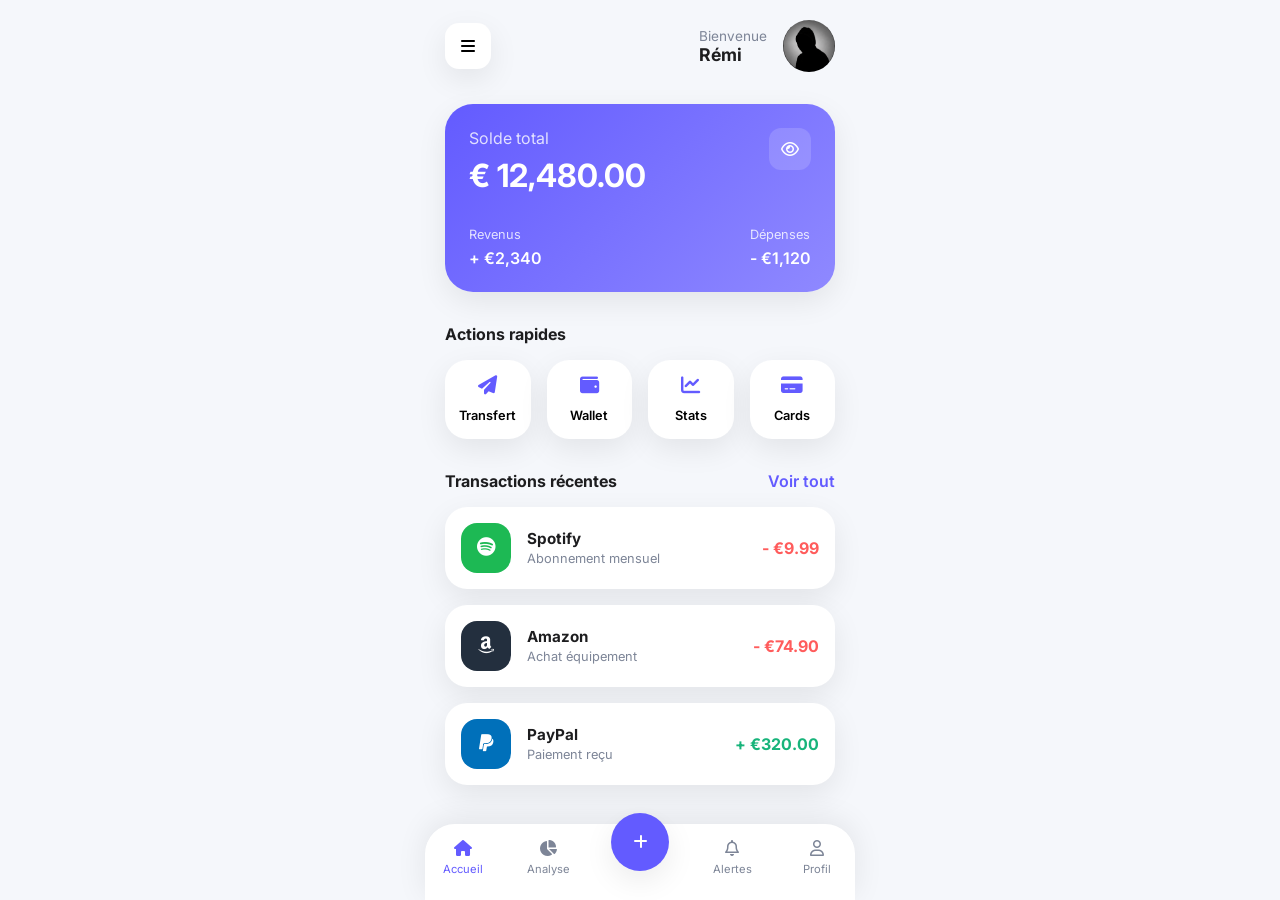
<file: front/index.html>
<!-- index.html -->
<!DOCTYPE html>
<html lang="fr">
<head>
  <meta charset="UTF-8" />
  <meta name="viewport" content="width=device-width, initial-scale=1.0" />
  <title>Budget Analyse</title>
  <link rel="stylesheet" href="assets/css/style.css" />
  <!-- Google Font -->
  <link href="https://fonts.googleapis.com/css2?family=Inter:wght@400;500;600;700&display=swap" rel="stylesheet" />
  <!-- Icons -->
  <link rel="stylesheet" href="https://cdnjs.cloudflare.com/ajax/libs/font-awesome/6.5.2/css/all.min.css" />
<!-- Import Scripts -->
  <script src="app.js" defer></script>
</head>

<body>

  <div class="app-container">

    <!-- HEADER -->
    <header class="topbar">
      <button class="icon-btn" aria-label="Ouvrir le menu">
        <i class="fa-solid fa-bars"></i>
      </button>
      <div class="profile">
        <div>
          <p class="welcome">Bienvenue</p>
          <h1>Rémi</h1>
        </div>
        <img src="./assets/img/pdp_anonyme.png" alt="Photo de profil" class="avatar"/>
      </div>
    </header>

    <!-- MAIN -->
    <main>

      <!-- BALANCE CARD -->
      <section class="balance-card" aria-labelledby="balance-title">
        <div class="balance-top">
          <div>
            <p class="label">Solde total</p>
            <h2 id="balance-title">€ 12,480.00</h2>
          </div>
          <button class="eye-btn" aria-label="Afficher ou masquer le solde">
            <i class="fa-regular fa-eye"></i>
          </button>
        </div>
        <div class="card-footer">
          <div>
            <p class="small-label">Revenus</p>
            <span class="income">+ €2,340</span>
          </div>
          <div>
            <p class="small-label">Dépenses</p>
            <span class="expense">- €1,120</span>
          </div>
        </div>
      </section>

      <!-- ACTIONS -->
      <section class="actions-section" aria-labelledby="actions-title">
        <div class="section-heading">
          <h2 id="actions-title">Actions rapides</h2>
        </div>
        <div class="actions-grid">
          <button class="action-card">
            <i class="fa-solid fa-paper-plane"></i>
            <span>Transfert</span>
          </button>
          <button class="action-card">
            <i class="fa-solid fa-wallet"></i>
            <span>Wallet</span>
          </button>
          <button class="action-card" onclick="window.location.href='analysis.html'">
            <i class="fa-solid fa-chart-line"></i>
            <span>Stats</span>
          </button>
          <button class="action-card">
            <i class="fa-solid fa-credit-card"></i>
            <span>Cards</span>
          </button>
        </div>
      </section>

      <!-- TRANSACTIONS -->
      <section class="transactions" aria-labelledby="transactions-title">
        <div class="section-heading">
          <h2 id="transactions-title">Transactions récentes</h2>
          <button class="text-btn">Voir tout</button>
        </div>
        <div class="transaction-list">

          <article class="transaction-item">
            <div class="transaction-left">
              <div class="transaction-icon spotify">
                <i class="fa-brands fa-spotify"></i>
              </div>
              <div>
                <h3>Spotify</h3>
                <p>Abonnement mensuel</p>
              </div>
            </div>
            <span class="negative">- €9.99</span>
          </article>

          <article class="transaction-item">
            <div class="transaction-left">
              <div class="transaction-icon amazon">
                <i class="fa-brands fa-amazon"></i>
              </div>
              <div>
                <h3>Amazon</h3>
                <p>Achat équipement</p>
              </div>
            </div>
            <span class="negative">- €74.90</span>
          </article>

          <article class="transaction-item">
            <div class="transaction-left">
              <div class="transaction-icon paypal">
                <i class="fa-brands fa-paypal"></i>
              </div>
              <div>
                <h3>PayPal</h3>
                <p>Paiement reçu</p>
              </div>
            </div>
            <span class="positive">+ €320.00</span>
          </article>

        </div>
      </section>

    </main>

    <!-- BOTTOM NAV -->
    <nav class="bottom-nav" aria-label="Navigation principale">
      <button class="nav-item active" aria-current="page">
        <i class="fa-solid fa-house"></i>
        <span>Accueil</span>
      </button>
      <button class="nav-item" onclick="window.location.href='analyse.html'">
        <i class="fa-solid fa-chart-pie"></i>
        <span>Analyse</span>
      </button>
      <button class="nav-item center-btn">
        <i class="fa-solid fa-plus"></i>
      </button>
      <button class="nav-item">
        <i class="fa-regular fa-bell"></i>
        <span>Alertes</span>
      </button>
      <button class="nav-item">
        <i class="fa-regular fa-user"></i>
        <span>Profil</span>
      </button>
    </nav>

  </div>

  
</body>
</html>
</file>
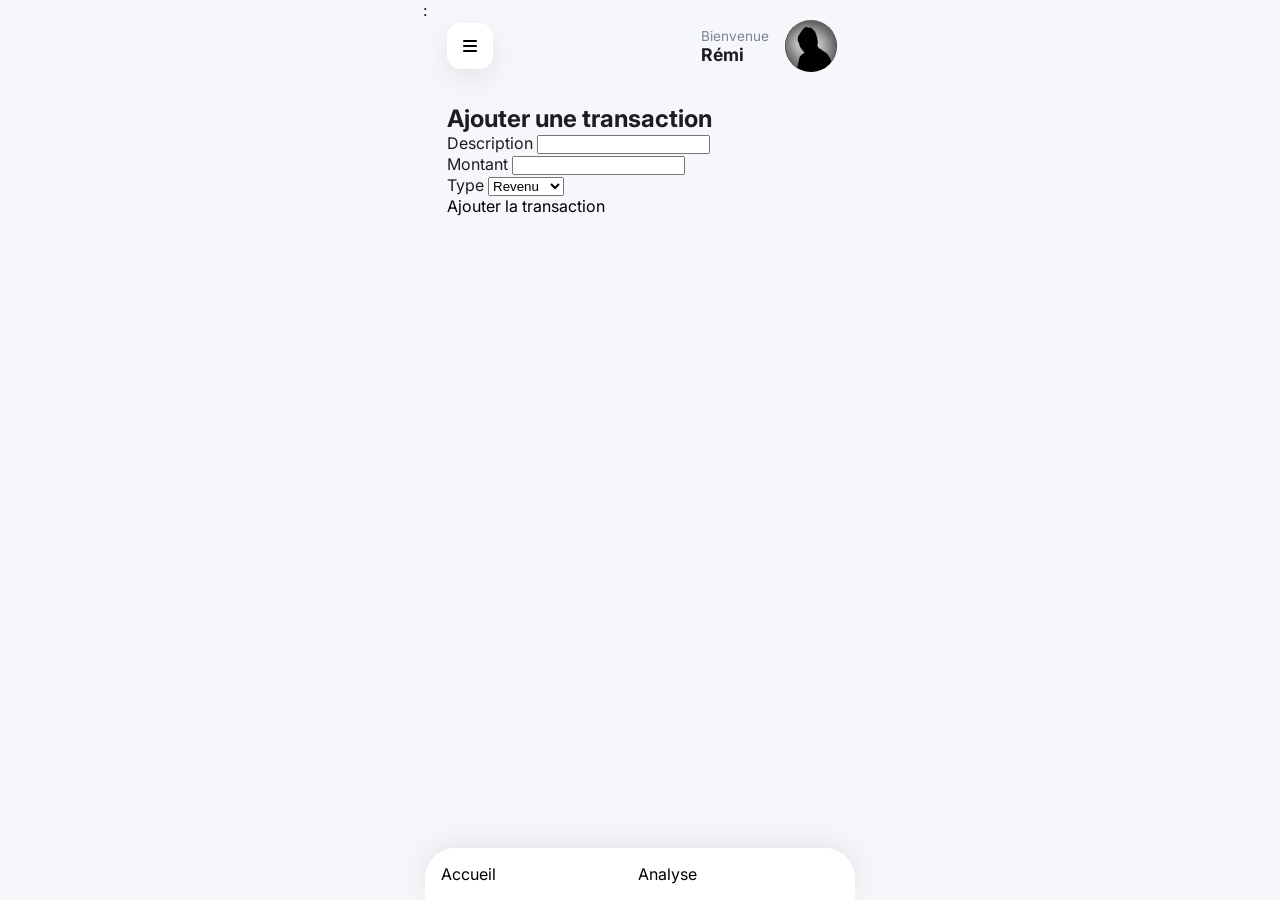
<file: front/add_transac.html>
:<html lang="fr">
<head>
  <meta charset="UTF-8" />
  <meta name="viewport" content="width=device-width, initial-scale=1.0" />
  <title>Ajouter une transaction</title>
  <link rel="stylesheet" href="assets/css/style.css" />
  <link href="https://fonts.googleapis.com/css2?family=Inter:wght@400;500;600;700&display=swap" rel="stylesheet" />
  <link rel="stylesheet" href="https://cdnjs.cloudflare.com/ajax/libs/font-awesome/6.5.2/css/all.min.css" />
</head>
<body>
  <div class="app-container">
    <header class="topbar">
      <button class="icon-btn" aria-label="Ouvrir le menu">
        <i class="fa-solid fa-bars"></i>
      </button>
      <div class="profile">
        <div>
          <p class="welcome">Bienvenue</p>
          <h1>Rémi</h1>
        </div>
        <img src="./assets/img/pdp_anonyme.png" alt="Photo de profil" class="avatar"/>
      </div>
    </header>

    <main>
      <section class="add-transaction">
        <h2>Ajouter une transaction</h2>
        <form id="transaction-form">
          <div class="form-group">
            <label for="description">Description</label>
            <input type="text" id="description" name="description" required />
          </div>
          <div class="form-group">
            <label for="amount">Montant</label>
            <input type="number" id="amount" name="amount" step]="0.01" required />
          </div>
          <div class="form-group">
            <label for "type">Type</label>
            <select id "type" name "type" required >
              <option value "income">Revenu</option>
              <option value "expense">Dépense</option>
            </select>
          </div>
          <button type "submit">Ajouter la transaction</button>
        </form>
      </section>
    </main>

    <!-- BOTTOM NAV -->
    <nav class="bottom-nav" aria-label("Navigation principale") >
      <button class("nav-item active") aria-current("page") >
        <i class("fa-solid fa-house") ></i>
        <span>Accueil</span >
      </button >
      <button class("nav-item") onclick("window.location.href='analysis.html'") >
        <i class("fa-solid fa-chart-pie") ></i >
        <span>Analyse</span >
      </button >
      <button class("nav-item center-btn") >
        <i class("fa-solid fa-plus") ></i >
      </button >
</file>
<file: front/assets/css/style.css>
/* style.css */

:root {
  --bg: #f5f7fb;
  --card: #ffffff;
  --primary: #635bff;
  --primary-dark: #4e47d6;
  --text: #1d1d1f;
  --muted: #7d8597;
  --success: #18b47b;
  --danger: #ff5c5c;
  --shadow: 0 10px 30px rgba(0,0,0,0.08);
  --radius-xl: 28px;
  --radius-lg: 22px;
  --radius-md: 18px;
}

* {
  margin: 0;
  padding: 0;
  box-sizing: border-box;
}

html {
  font-size: 16px;
}

body {
  font-family: "Inter", sans-serif;
  background: var(--bg);
  color: var(--text);
  display: flex;
  justify-content: center;
  min-height: 100vh;
}

button {
  font: inherit;
  border: none;
  background: none;
  cursor: pointer;
}

img {
  display: block;
}

/* ─── CONTENEUR PRINCIPAL ─────────────────────────────────── */

.app-container {
  width: 100%;
  max-width: 430px;
  min-height: 100vh;
  padding: 1.25rem 1.25rem 6rem;
}

/* ─── TOPBAR ──────────────────────────────────────────────── */

.topbar {
  display: flex;
  align-items: center;
  justify-content: space-between;
  margin-bottom: 2rem;
}

.icon-btn {
  width: 46px;
  height: 46px;
  border-radius: 14px;
  background: white;
  box-shadow: var(--shadow);
  font-size: 1rem;
}

.profile {
  display: flex;
  align-items: center;
  gap: 1rem;
}

.welcome {
  color: var(--muted);
  font-size: 0.85rem;
}

.profile h1 {
  font-size: 1.1rem;
  font-weight: 700;
}

.avatar {
  width: 52px;
  height: 52px;
  border-radius: 50%;
}

/* ─── BALANCE CARD (index) ────────────────────────────────── */

.balance-card {
  background: linear-gradient(135deg, var(--primary), #8f89ff);
  border-radius: var(--radius-xl);
  padding: 1.5rem;
  color: white;
  box-shadow: var(--shadow);
  margin-bottom: 2rem;
}

.balance-top {
  display: flex;
  justify-content: space-between;
  align-items: flex-start;
}

.label {
  opacity: 0.8;
  margin-bottom: 0.5rem;
}

.balance-card h2 {
  font-size: 2rem;
  font-weight: 700;
}

.eye-btn {
  width: 42px;
  height: 42px;
  border-radius: 12px;
  background: rgba(255,255,255,0.15);
  color: white;
}

.card-footer {
  margin-top: 2rem;
  display: flex;
  justify-content: space-between;
}

.small-label {
  font-size: 0.8rem;
  opacity: 0.8;
}

.income,
.expense {
  display: inline-block;
  margin-top: 0.4rem;
  font-weight: 600;
}

/* ─── SECTIONS ────────────────────────────────────────────── */

.section-heading {
  display: flex;
  justify-content: space-between;
  align-items: center;
  margin-bottom: 1rem;
}

.section-heading h2 {
  font-size: 1rem;
}

.text-btn {
  color: var(--primary);
  font-weight: 600;
}

/* ─── ACTIONS (index) ─────────────────────────────────────── */

.actions-section {
  margin-bottom: 2rem;
}

.actions-grid {
  display: grid;
  grid-template-columns: repeat(4, 1fr);
  gap: 1rem;
}

.action-card {
  background: white;
  border-radius: var(--radius-lg);
  padding: 1rem 0.5rem;
  display: flex;
  flex-direction: column;
  align-items: center;
  gap: 0.75rem;
  box-shadow: var(--shadow);
  transition: transform 0.2s ease, background 0.2s ease;
}

.action-card:hover,
.action-card:focus-visible {
  transform: translateY(-3px);
}

.action-card i {
  font-size: 1.2rem;
  color: var(--primary);
}

.action-card span {
  font-size: 0.8rem;
  font-weight: 600;
}

/* ─── TRANSACTIONS (index) ────────────────────────────────── */

.transaction-list {
  display: flex;
  flex-direction: column;
  gap: 1rem;
}

.transaction-item {
  background: white;
  border-radius: var(--radius-lg);
  padding: 1rem;
  display: flex;
  justify-content: space-between;
  align-items: center;
  box-shadow: var(--shadow);
}

.transaction-left {
  display: flex;
  align-items: center;
  gap: 1rem;
}

.transaction-icon {
  width: 50px;
  height: 50px;
  border-radius: 16px;
  display: flex;
  align-items: center;
  justify-content: center;
  color: white;
  font-size: 1.2rem;
}

.spotify  { background: #1db954; }
.amazon   { background: #232f3e; }
.paypal   { background: #0070ba; }

.transaction-item h3 {
  font-size: 0.95rem;
  margin-bottom: 0.2rem;
}

.transaction-item p {
  font-size: 0.8rem;
  color: var(--muted);
}

.positive {
  color: var(--success);
  font-weight: 700;
}

.negative {
  color: var(--danger);
  font-weight: 700;
}

/* ─── SUMMARY CARD (analysis) ────────────────────────────── */

.summary-card {
  background: linear-gradient(135deg, var(--primary), #8f89ff);
  border-radius: var(--radius-xl);
  padding: 1.5rem;
  color: white;
  box-shadow: var(--shadow);
  margin-bottom: 1.5rem;
}

.summary-label {
  opacity: 0.85;
  margin-bottom: 0.5rem;
  font-size: 0.9rem;
}

.summary-card h2 {
  font-size: 2rem;
  font-weight: 700;
  margin-bottom: 1.5rem;
}

.summary-footer {
  display: flex;
  justify-content: space-between;
}

.summary-footer small {
  opacity: 0.8;
  font-size: 0.8rem;
}

.summary-footer h5 {
  font-size: 1rem;
  font-weight: 700;
  margin-top: 0.3rem;
}

/* ─── STATS ROW (analysis) ───────────────────────────────── */

.stats-row {
  display: grid;
  grid-template-columns: 1fr 1fr;
  gap: 1rem;
  margin-bottom: 1.5rem;
}

.stats-card {
  background: white;
  border-radius: var(--radius-lg);
  padding: 1rem;
  box-shadow: var(--shadow);
}

.stats-card h3 {
  font-size: 0.8rem;
  color: var(--muted);
  margin-bottom: 0.5rem;
  font-weight: 500;
}

.stats-card p {
  font-size: 1.1rem;
  font-weight: 700;
}

/* ─── CHART CARD (analysis) ──────────────────────────────── */

.chart-card {
  background: white;
  border-radius: var(--radius-lg);
  padding: 1.25rem;
  box-shadow: var(--shadow);
  margin-bottom: 1.5rem;
}

.chart-title {
  font-size: 0.95rem !important;
  font-weight: 600 !important;
}

/* ─── CATEGORY ITEMS (analysis) ──────────────────────────── */

.category-item {
  background: white;
  border-radius: var(--radius-lg);
  padding: 1rem;
  box-shadow: var(--shadow);
  margin-bottom: 1rem;
}

.category-header {
  display: flex;
  justify-content: space-between;
  align-items: center;
  margin-bottom: 0.75rem;
}

.category-label {
  display: flex;
  align-items: center;
  gap: 0.6rem;
  font-size: 0.9rem;
}

.progress-bar-track {
  width: 100%;
  height: 8px;
  background: var(--bg);
  border-radius: 99px;
  overflow: hidden;
}

.progress-bar-fill {
  height: 100%;
  border-radius: 99px;
  transition: width 0.4s ease;
}

/* ─── BOTTOM NAV ─────────────────────────────────────────── */

.bottom-nav {
  position: fixed;
  bottom: 0;
  left: 50%;
  transform: translateX(-50%);
  width: 100%;
  max-width: 430px;
  background: white;
  padding: 1rem;
  display: flex;
  justify-content: space-between;
  align-items: center;
  border-top-left-radius: 30px;
  border-top-right-radius: 30px;
  box-shadow: 0 -5px 30px rgba(0,0,0,0.08);
}

/* .nav-item = classe commune (index + analysis) */
.nav-item {
  display: flex;
  flex-direction: column;
  align-items: center;
  gap: 0.35rem;
  color: var(--muted);
  min-width: 44px;
  min-height: 44px;
}

.nav-item span {
  font-size: 0.7rem;
}

.nav-item.active {
  color: var(--primary);
}

.center-btn {
  width: 58px;
  height: 58px;
  border-radius: 50%;
  background: var(--primary);
  color: white;
  margin-top: -40px;
  justify-content: center;
  box-shadow: var(--shadow);
}

/* ─── ACCESSIBILITY ──────────────────────────────────────── */

button:focus-visible {
  outline: 3px solid #000;
  outline-offset: 3px;
}

/* ─── RESPONSIVE ─────────────────────────────────────────── */

@media (max-width: 380px) {
  .actions-grid {
    grid-template-columns: repeat(2, 1fr);
  }
  .balance-card h2,
  .summary-card h2 {
    font-size: 1.5rem;
  }
}
</file>
